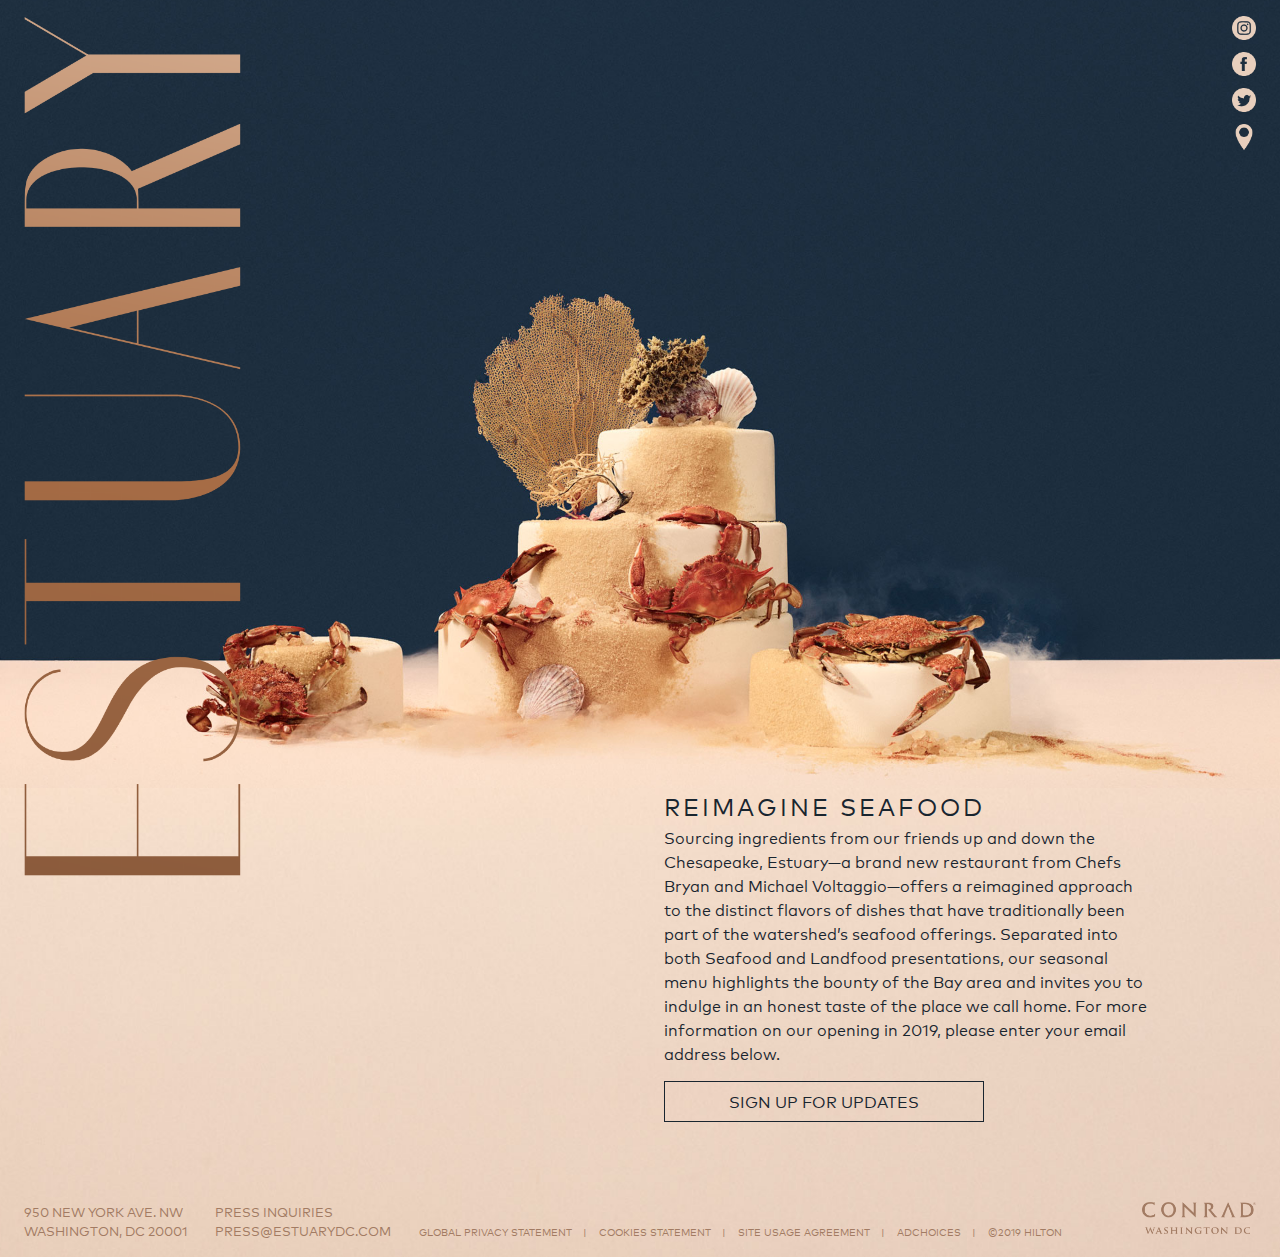
<file: docs/index.html>
<!doctype html>
<html class="no-js" lang="en">
  <head>
    <meta charset="utf-8" />
    <meta http-equiv="x-ua-compatible" content="ie=edge">
    <meta name="viewport" content="width=device-width, initial-scale=1.0">
    <title>Estuary</title>
    <meta name="keywords" content="Washington, DC, restaurant, seafood, luxury, hotel">
    <meta name="author" content="Studio" />
    <meta name="description" content="A farm-to-table experience bringing the seafood of the Chesapeake to the heart of the District. Led by Chefs Bryan and Michael Voltaggio — James Beard award winners and ‘Top Chef’ finalists — Estuary also features seasonal tasting menus and a craft cocktail/signature wine program.">
    <meta property="og:title" content="Estuary at Conrad Washington, D.C." />
    <meta property="og:description" content="The seafood of the Chesapeake in the heart of the District, by James Beard award winners and ‘Top Chef’ finalists Bryan and Michael Voltaggio." />
    <meta property="og:image" content="" />
    <meta property="og:url" content="TODO" />
    <meta property="og:locale" content="en_US" />
    <meta property="og:type" content="website" />
    <meta property="og:site_name" content="Studio" />
    
    <link rel="apple-touch-icon" sizes="57x57" href="/apple-icon-57x57.png">
    <link rel="apple-touch-icon" sizes="60x60" href="/apple-icon-60x60.png">
    <link rel="apple-touch-icon" sizes="72x72" href="/apple-icon-72x72.png">
    <link rel="apple-touch-icon" sizes="76x76" href="/apple-icon-76x76.png">
    <link rel="apple-touch-icon" sizes="114x114" href="/apple-icon-114x114.png">
    <link rel="apple-touch-icon" sizes="120x120" href="/apple-icon-120x120.png">
    <link rel="apple-touch-icon" sizes="144x144" href="/apple-icon-144x144.png">
    <link rel="apple-touch-icon" sizes="152x152" href="/apple-icon-152x152.png">
    <link rel="apple-touch-icon" sizes="180x180" href="/apple-icon-180x180.png">
    <link rel="icon" type="image/png" sizes="192x192"  href="/android-icon-192x192.png">
    <link rel="icon" type="image/png" sizes="32x32" href="/favicon-32x32.png">
    <link rel="icon" type="image/png" sizes="96x96" href="/favicon-96x96.png">
    <link rel="icon" type="image/png" sizes="16x16" href="/favicon-16x16.png">
    <link rel="manifest" href="/manifest.json">
    <meta name="msapplication-TileColor" content="#ffffff">
    <meta name="msapplication-TileImage" content="/ms-icon-144x144.png">
    <meta name="theme-color" content="#ffffff">
    

    <link rel="stylesheet" href="assets/css/app.css">
    
    
  </head>
  <body class="no-js">
<!--    <script>document.body.className += ' fade'</script>-->
    
    <div class="body">
      <div id="section-1">
        <div class="grid-x grid-padding-x">
          <div class="cell small-9 logo-container">
            <img class="logo-small hide-for-medium" src="assets/img/estuary-logo.png">
            <img class="logo-medium show-for-medium" src="assets/img/estuary-logo-rotated.png">
          </div>
          <div class="cell small-3 small-push-9 social-links">
            <a class="social-link" href="https://instagram.com/estuaryconraddc" target="_blank"><img alt="Instagram" src="assets/img/icon-instagram.png"></a>
            <a class="social-link" href="https://www.facebook.com/estuaryconraddc/" target="_blank"><img alt="Facebook" src="assets/img/icon-facebook.png"></a>
            <a class="social-link" href="https://twitter.com/EstuaryConradDC" target="_blank"><img alt="Twitter" src="assets/img/icon-twitter.png"></a>
            <a class="social-link" href="https://goo.gl/maps/sctdSGWKgtH2" target="_blank"><img alt="Directions to Estuary" src="assets/img/icon-pin.png"></a>
          </div>
        </div>
      </div>
      <div id="section-2">
        <div class="grid-x grid-padding-x">
          <div class="cell small-10 medium-6 medium-push-6 large-5">
            <h1>Reimagine Seafood</h1>
            <p>Sourcing ingredients from our friends up and down the Chesapeake, Estuary&mdash;a brand new restaurant from Chefs Bryan and Michael Voltaggio&mdash;offers a reimagined approach to the distinct flavors of dishes that have traditionally been part of the watershed&rsquo;s seafood offerings. Separated into both Seafood and Landfood presentations, our seasonal menu highlights the bounty of the Bay area and invites you to indulge in an honest taste of the place we call home. For more information on our opening in 2019, please enter your email address below.</p>
            <!-- Begin Mailchimp Signup Form -->
            <div id="mc_embed_signup" class="custom-form">
              <form action="https://estuarydc.us19.list-manage.com/subscribe/post-json?u=4146eb6a1d9c87f8b9d4b5d9e&amp;id=36c7567576" method="post" id="mc-embedded-subscribe-form" name="mc-embedded-subscribe-form" novalidate>
                <div id="mc_embed_signup_scroll">
                  <div style="position: absolute; left: -5000px;" aria-hidden="true"><input type="text" name="b_d5e8de64f5da0f358d1ea065c_b5256423ae" tabindex="-1" value=""></div>
                  <button type="button" value="Sign Up For Updates" id="reveal-button">Sign Up For Updates</button>
                  <input type="email" value="" name="EMAIL" class="required email" id="mce-EMAIL" pattern="email" required>
                  <label for="mce-EMAIL">Email</label>
                  <span class="form-error">Enter a valid email address.</span>
                  <button type="submit" value="subscribe" name="subscribe" id="mc-embedded-subscribe"><img alt="submit" src="assets/img/icon-arrow.png"></button>
                </div>
              </form>
            </div>
              <span id="form-result"></span>
            <!--End mc_embed_signup-->
          </div>
          <footer class="cell small-12">
            <p class="footer-info"><a href="https://goo.gl/maps/sctdSGWKgtH2">950 New York Ave. NW<br>Washington, DC 20001</a></p>
            <p class="footer-info">Press Inquiries<br>press<span>@</span>estuarydc<span>.com</span></p>
            <a href="http://www.conradwashingtondc.com" target="_blank"><img alt="Conrad Washington DC Logo" class="footer-logo" src="assets/img/conrad-logo.png"></a>
            <p class="small footer-link"><a href="https://hiltonhonors3.hilton.com/en/policy/global-privacy-statement/index.html" target="_blank">Global Privacy Statement</a></p>
            <p class="small footer-link"><a href="https://hiltonhonors3.hilton.com/en/policy/cookies-statement/index.html" target="_blank">Cookies Statement</a></p>
            <p class="small footer-link"><a href="https://hiltonhonors3.hilton.com/en/policy/site-usage-agreement/english.html" target="_blank">Site Usage Agreement</a></p>
            <p class="small footer-link"><a href="http://optout.aboutads.info/?c=2&lang=EN" target="_blank">AdChoices</a></p>
            <p class="small footer-copyright">&copy;2019 Hilton</p>
          </footer>
        </div>
      </div>
    </div>
    
    <script src="assets/js/app.js"></script>
  </body>
</html>
</file>
